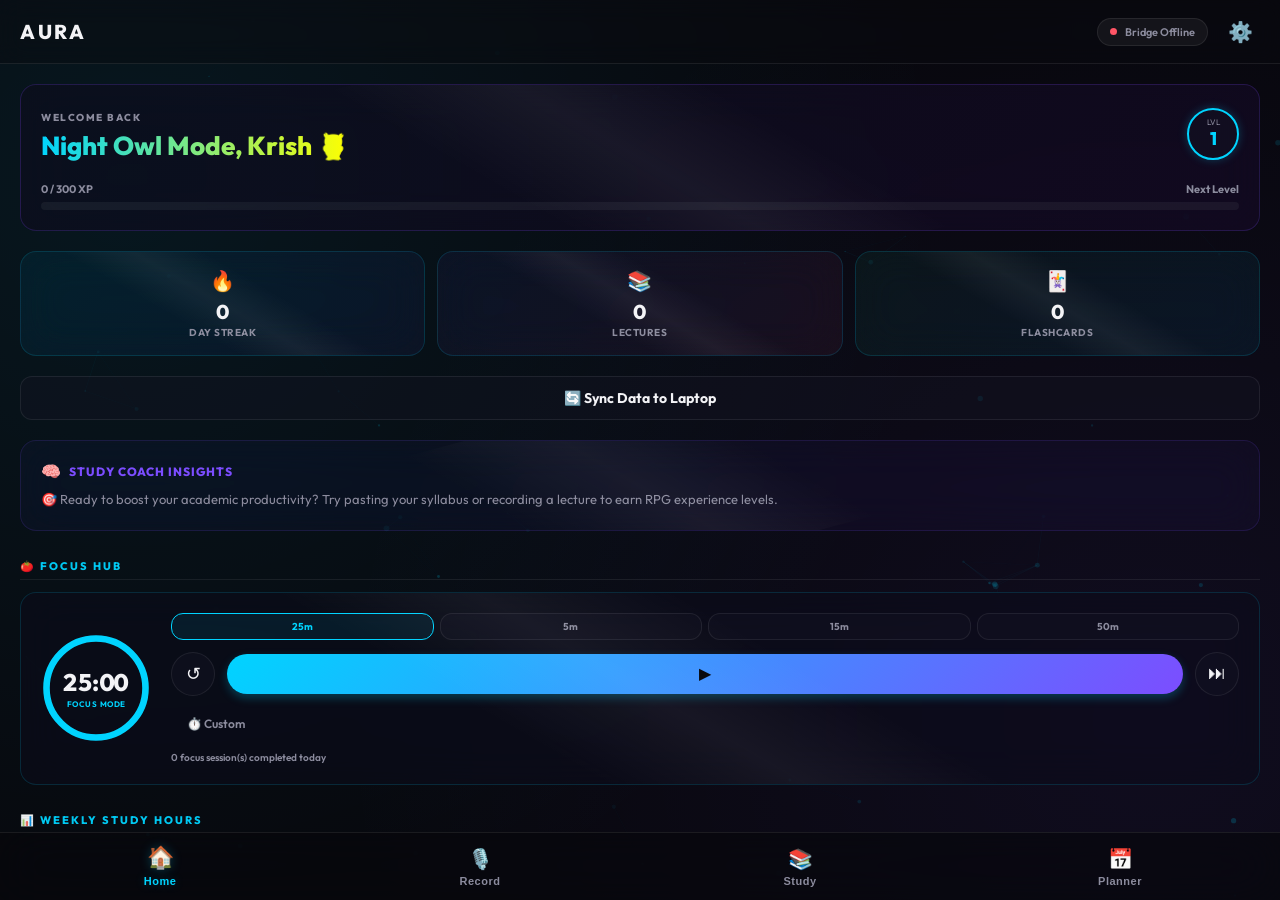
<file: index.html>
<!DOCTYPE html>
<html lang="en">
<head>
  <meta charset="UTF-8">
  <meta name="viewport" content="width=device-width, initial-scale=1.0, maximum-scale=1.0, user-scalable=no, viewport-fit=cover">
  <title>AURA — Privacy-First Academic Co-Pilot</title>
  <!-- Google Fonts -->
  <link rel="preconnect" href="https://fonts.googleapis.com">
  <link rel="preconnect" href="https://fonts.gstatic.com" crossorigin>
  <link href="https://fonts.googleapis.com/css2?family=Outfit:wght@200;300;400;500;600;700;800&display=swap" rel="stylesheet">
  <!-- PWA Metadata -->
  <link rel="manifest" href="manifest.json">
  <meta name="theme-color" content="#0a0a0f">
  <meta name="apple-mobile-web-app-capable" content="yes">
  <meta name="apple-mobile-web-app-status-bar-style" content="black-translucent">
  <link rel="stylesheet" href="styles.css">
</head>
<body>
  <!-- Dynamic Interactive Background Canvas -->
  <canvas id="visualizer-canvas"></canvas>

  <!-- Startup/Landing Welcome Portal -->
  <div id="landing-portal" class="landing-portal">
    <div class="landing-content glass-card">
      <div class="landing-header">
        <div class="app-logo-glow"></div>
        <div class="logo-text">AURA</div>
        <div class="tagline">YOUR PRIVACY-FIRST ACADEMIC CO-PILOT</div>
      </div>
      <p class="landing-desc">
        A gamified, offline-first study suite that converts voice lectures and files into interactive notes, flashcards, and calendar events with a localized PC Bridge.
      </p>
      <div class="landing-actions">
        <button id="btn-landing-enter" class="btn-primary">Enter Dashboard</button>
        <button id="btn-demo-start" class="btn-secondary">Hackathon Demo Mode (Seed Data)</button>
      </div>
    </div>
  </div>

  <!-- Main App Frame -->
  <div id="app-container" class="app-container">
    
    <!-- Top Header Bar -->
    <header class="app-header">
      <div class="header-left">
        <div class="logo-title">AURA</div>
      </div>
      <div class="header-right">
        <!-- PC Bridge Status Badge -->
        <div id="btn-bridge-status" class="bridge-status-badge offline" onclick="AuraApp.toggleSettingsDrawer(true)">
          <span class="status-indicator-dot"></span>
          <span class="status-indicator-text">Bridge Offline</span>
        </div>
        <!-- Settings Drawer Trigger -->
        <button id="btn-open-settings" class="btn-icon-header" onclick="AuraApp.toggleSettingsDrawer(true)" aria-label="Settings">⚙️</button>
      </div>
    </header>

    <!-- Main Content Area (Single Page App Screens) -->
    <main class="app-main-content">
      
      <!-- SCREEN 1: DASHBOARD (HOME) -->
      <section id="screen-home" class="app-screen active">
        <!-- Greeting and RPG Avatar -->
        <div class="dashboard-user-card glass-card">
          <div class="avatar-info-row">
            <div class="user-greeting-col">
              <span class="dashboard-small-label">WELCOME BACK</span>
              <h1 id="dashboard-greeting" class="gradient-greeting">Hello, Krish</h1>
            </div>
            <div class="rpg-level-badge-container">
              <div class="level-circle">
                <span class="level-num-label">Lvl</span>
                <span id="rpg-level-value" class="level-num">1</span>
              </div>
            </div>
          </div>
          <!-- XP Progress Bar -->
          <div class="xp-progress-bar-container">
            <div class="xp-labels-row">
              <span id="rpg-xp-current">0 / 300 XP</span>
              <span class="xp-next-level">Next Level</span>
            </div>
            <div class="xp-progress-bar-bg">
              <div id="rpg-xp-progress" class="xp-progress-bar-fill" style="width: 0%;"></div>
            </div>
          </div>
        </div>

        <!-- Productivity Streaks & Stats Row -->
        <div class="stats-row">
          <div class="stat-card glass-card">
            <div class="stat-icon">🔥</div>
            <div id="stat-streak-value" class="stat-number">0</div>
            <div class="stat-label">Day Streak</div>
          </div>
          <div class="stat-card glass-card">
            <div class="stat-icon">📚</div>
            <div id="stat-lectures-value" class="stat-number">0</div>
            <div class="stat-label">Lectures</div>
          </div>
          <div class="stat-card glass-card">
            <div class="stat-icon">🃏</div>
            <div id="stat-cards-value" class="stat-number">0</div>
            <div class="stat-label">Flashcards</div>
          </div>
        </div>

        <!-- Manual Backup/Sync trigger for iQOO Office Kit Bridge -->
        <button id="btn-sync-laptop" class="btn-secondary" style="width: 100%; margin-bottom: 20px; font-weight: 700; gap: 8px; justify-content: center;" onclick="AuraApp.syncWithLaptop()">
          🔄 Sync Data to Laptop
        </button>

        <!-- Smart Study Coach Card -->
        <div class="coach-card glass-card">
          <div class="coach-header">
            <span class="coach-icon">🧠</span>
            <span class="coach-title">Study Coach Insights</span>
          </div>
          <p id="coach-message-text" class="coach-message">
            Welcome to AURA! Ready to start? Try recording a lecture or adding a deadline to start earning XP and leveling up.
          </p>
        </div>

        <!-- Pomodoro Focus Timer Widget -->
        <div class="section-label">🍅 Focus Hub</div>
        <div class="pomodoro-card glass-card">
          <div class="pomo-layout-row">
            <div class="pomo-svg-col">
              <div class="pomo-circle-container">
                <svg class="pomo-svg" viewBox="0 0 100 100">
                  <circle class="pomo-ring-track" cx="50" cy="50" r="45"></circle>
                  <circle id="pomo-ring-progress" class="pomo-ring-fill" cx="50" cy="50" r="45"></circle>
                </svg>
                <div class="pomo-time-overlay">
                  <div id="pomo-time" class="pomo-time">25:00</div>
                  <div id="pomo-label" class="pomo-label">Focus Mode</div>
                </div>
              </div>
            </div>
            <div class="pomo-controls-col">
              <div class="pomo-modes-grid">
                <button id="pomo-mode-25" class="pomo-mode-btn active" onclick="AuraApp.setPomoMode(25, 'Focus', this)">25m</button>
                <button id="pomo-mode-5" class="pomo-mode-btn" onclick="AuraApp.setPomoMode(5, 'Short Break', this)">5m</button>
                <button id="pomo-mode-15" class="pomo-mode-btn" onclick="AuraApp.setPomoMode(15, 'Long Break', this)">15m</button>
                <button id="pomo-mode-50" class="pomo-mode-btn" onclick="AuraApp.setPomoMode(50, 'Deep Work', this)">50m</button>
              </div>
              <div class="pomo-actions-row">
                <button id="pomo-reset-btn" class="btn-icon" onclick="AuraApp.pomodoroAction('reset')" title="Reset">↺</button>
                <button id="pomo-play-btn" class="pomo-main-btn" onclick="AuraApp.pomodoroAction('toggle')">▶</button>
                <button id="pomo-skip-btn" class="btn-icon" onclick="AuraApp.pomodoroAction('skip')" title="Skip">⏭</button>
              </div>
              <div class="pomo-custom-input-row">
                <button id="btn-custom-pomo" class="btn-ghost-small" onclick="AuraApp.toggleCustomPomoInput()">⏱️ Custom</button>
                <div id="pomo-custom-input-container" class="custom-timer-field-group" style="display: none;">
                  <input id="input-custom-mins" type="number" min="1" max="180" placeholder="Min" class="pomo-custom-field">
                  <button id="btn-apply-custom-mins" class="btn-primary-small" onclick="AuraApp.applyCustomPomo()">Set</button>
                </div>
              </div>
              <div class="pomo-stats-summary">
                <span id="pomo-sessions" class="pomo-count-num">0</span> focus session(s) completed today
              </div>
            </div>
          </div>
        </div>

        <!-- Weekly Study Analytics Chart -->
        <div class="section-label">📊 Weekly Study Hours</div>
        <div class="analytics-card glass-card">
          <div class="chart-container">
            <div class="chart-bars-y-axis">
              <span>6h</span>
              <span>4h</span>
              <span>2h</span>
              <span>0h</span>
            </div>
            <div class="chart-bars-container">
              <div class="chart-bar-col">
                <div class="chart-bar-wrapper">
                  <div id="chart-bar-0" class="chart-bar-fill" style="height: 0%;" data-hours="0"></div>
                </div>
                <span class="chart-bar-day">Mon</span>
              </div>
              <div class="chart-bar-col">
                <div class="chart-bar-wrapper">
                  <div id="chart-bar-1" class="chart-bar-fill" style="height: 0%;" data-hours="0"></div>
                </div>
                <span class="chart-bar-day">Tue</span>
              </div>
              <div class="chart-bar-col">
                <div class="chart-bar-wrapper">
                  <div id="chart-bar-2" class="chart-bar-fill" style="height: 0%;" data-hours="0"></div>
                </div>
                <span class="chart-bar-day">Wed</span>
              </div>
              <div class="chart-bar-col">
                <div class="chart-bar-wrapper">
                  <div id="chart-bar-3" class="chart-bar-fill" style="height: 0%;" data-hours="0"></div>
                </div>
                <span class="chart-bar-day">Thu</span>
              </div>
              <div class="chart-bar-col">
                <div class="chart-bar-wrapper">
                  <div id="chart-bar-4" class="chart-bar-fill" style="height: 0%;" data-hours="0"></div>
                </div>
                <span class="chart-bar-day">Fri</span>
              </div>
              <div class="chart-bar-col">
                <div class="chart-bar-wrapper">
                  <div id="chart-bar-5" class="chart-bar-fill" style="height: 0%;" data-hours="0"></div>
                </div>
                <span class="chart-bar-day">Sat</span>
              </div>
              <div class="chart-bar-col">
                <div class="chart-bar-wrapper">
                  <div id="chart-bar-6" class="chart-bar-fill" style="height: 0%;" data-hours="0"></div>
                </div>
                <span class="chart-bar-day">Sun</span>
              </div>
            </div>
          </div>
        </div>

        <!-- Upcoming Deadlines list -->
        <div class="section-label">📅 Impending Deadlines</div>
        <div id="home-deadlines-container" class="deadlines-list-container">
          <div class="empty-placeholder">No upcoming deadlines. Hooray!</div>
        </div>
      </section>

      <!-- SCREEN 2: RECORD (AUDIO / VIDEO) -->
      <section id="screen-record" class="app-screen">
        <div class="screen-header-row">
          <h2 class="screen-title">Capture Lecture</h2>
        </div>

        <!-- Media Input Selector -->
        <div class="record-mode-toggle-bar">
          <button id="btn-toggle-audio" class="record-mode-btn active" onclick="AuraApp.setRecordMode('audio')">🎙️ Audio</button>
          <button id="btn-toggle-video" class="record-mode-btn" onclick="AuraApp.setRecordMode('video')">📹 Video</button>
        </div>

        <!-- Video Recording Preview Container (hidden by default) -->
        <div id="video-preview-container" class="video-preview-container" style="display: none;">
          <video id="video-recording-preview" class="video-preview-window" autoplay muted></video>
        </div>

        <!-- Live Capture Dashboard -->
        <div class="recorder-card glass-card">
          <div class="recording-timer" id="recording-duration-timer">00:00</div>
          
          <div class="main-record-btn-wrapper">
            <button id="btn-start-record" class="record-trigger-btn" onclick="AuraApp.toggleRecording()" aria-label="Start Recording">
              <span class="inner-mic-icon">🎙️</span>
            </button>
            <div id="record-pulsing-rings" class="record-waves-container" style="display: none;">
              <span class="wave-ring wave-1"></span>
              <span class="wave-ring wave-2"></span>
            </div>
          </div>

          <div id="record-status-label" class="record-status-text">TAP TO START RECORDING</div>
          
          <!-- Live Transcript Output Area -->
          <div class="live-transcript-box">
            <div class="transcript-scroll-area" id="realtime-transcript-output">
              <span class="transcript-placeholder-msg">Your real-time lecture transcript will stream here...</span>
            </div>
          </div>

          <!-- Post-Recording Action Triggers -->
          <div id="recording-save-options" class="post-record-actions-panel" style="display: none;">
            <button id="btn-save-record" class="btn-primary" onclick="AuraApp.saveRecordedLecture()">💾 Save Lecture</button>
            <button id="btn-cancel-record" class="btn-ghost" onclick="AuraApp.cancelRecordedLecture()">Cancel</button>
          </div>
        </div>

        <!-- Document File Uploader -->
        <div class="section-label">📎 Upload Study Documents</div>
        <div id="upload-area" class="upload-dropzone glass-card">
          <div class="upload-icon-bubble">📄</div>
          <div class="upload-headline">Upload PDF, Markdown, or Plain Text</div>
          <p class="upload-subtext">Drag & drop files here or click to browse</p>
          <input id="input-file-upload" type="file" accept=".txt,.pdf,.md" style="display: none;">
        </div>

        <!-- Offline Manual Text Submission Fallback -->
        <div class="section-label">✍️ Paste Notes Manually</div>
        <div class="manual-notes-card glass-card">
          <textarea id="textarea-fallback" class="manual-notes-textbox" placeholder="Type or paste your notes directly here..." rows="4"></textarea>
          <button id="btn-fallback-submit" class="btn-secondary" style="width: 100%; margin-top: 12px;" onclick="AuraApp.submitManualNotes()">Process Text</button>
        </div>
      </section>

      <!-- SCREEN 3: STUDY (LECTURES, FLASHCARDS, AI CHAT) -->
      <section id="screen-study" class="app-screen">
        
        <!-- Main Study Portal Listing -->
        <div id="study-main-panel" class="study-screen-layout">
          <div class="tabs-header-row">
            <h2 class="screen-title">Study Hub</h2>
          </div>
          
          <!-- Lectures Collection -->
          <div class="section-label">📖 Recorded Notes & Lectures</div>
          <div id="study-lectures-list" class="lecture-cards-list">
            <div class="empty-placeholder">No lectures found. Capture one to start studying!</div>
          </div>

          <!-- Interactive Study Deck -->
          <div class="section-label">🃏 Active Revision Deck</div>
          <div id="study-flashcards-overview" class="flashcards-overview-card glass-card">
            <!-- 3D Card Shell -->
            <div id="flashcard-card-3d" class="flashcard-container-3d" onclick="AuraApp.flipFlashcard()">
              <div class="flashcard-inner">
                <div class="flashcard-side face-front">
                  <div class="card-type-label">QUESTION</div>
                  <div id="flashcard-question-text" class="card-core-text">Ready to study? Tap Hackathon Demo Mode or add flashcards.</div>
                </div>
                <div class="flashcard-side face-back">
                  <div class="card-type-label">ANSWER</div>
                  <div id="flashcard-answer-text" class="card-core-text">Unlock smart summaries and Q&A decks offline.</div>
                </div>
              </div>
            </div>
            
            <div class="flashcard-controls-panel">
              <button id="btn-fc-prev" class="btn-icon" onclick="AuraApp.navigateFlashcards(-1)">◀</button>
              <span id="flashcard-index-indicator" class="flashcard-counter">0 / 0</span>
              <button id="btn-fc-next" class="btn-icon" onclick="AuraApp.navigateFlashcards(1)">▶</button>
            </div>
            <div class="fc-delete-row" style="text-align: center; margin-top: 8px;">
              <button id="btn-fc-delete" class="btn-ghost-small" style="color: var(--danger);" onclick="AuraApp.deleteCurrentFlashcard()">🗑️ Delete Flashcard</button>
            </div>
          </div>
        </div>

        <!-- Lecture Details Expanded View Panel (hidden by default) -->
        <div id="lecture-detail-panel" class="lecture-expanded-container" style="display: none;">
          <div class="detail-actions-row">
            <button id="btn-close-detail" class="btn-secondary-small" onclick="AuraApp.closeLectureDetail()">◀ Back to Hub</button>
            <button id="btn-delete-lecture" class="btn-ghost-small" style="color: var(--danger); margin-left: auto;" onclick="AuraApp.deleteActiveLecture()">🗑️ Delete</button>
          </div>
          
          <div class="detail-content-wrapper glass-card">
            <h3 id="lecture-detail-title" class="lecture-detail-name">Lecture Detail</h3>
            <div class="lecture-detail-meta" id="lecture-detail-date">Date</div>
            
            <div class="tabs-header-row margin-top-16">
              <div class="detail-tab-pill active" id="detail-tab-summary-trigger" onclick="AuraApp.toggleDetailSubTab('summary')">Summary</div>
              <div class="detail-tab-pill" id="detail-tab-transcript-trigger" onclick="AuraApp.toggleDetailSubTab('transcript')">Full Notes</div>
            </div>
            
            <div id="detail-tab-summary-content" class="detail-tab-pane active">
              <div id="lecture-summary-content" class="markdown-rendered-view">
                No summary generated yet. Ask the AI Coach to summarize!
              </div>
            </div>
            <div id="detail-tab-transcript-content" class="detail-tab-pane">
              <div id="lecture-transcript-content" class="transcript-text-pane">
                Transcript text goes here...
              </div>
            </div>
          </div>
        </div>

        <!-- Floating AI Study Coach Trigger -->
        <button id="btn-open-ai-chat" class="floating-ai-coach-fab" onclick="AuraApp.toggleAIChat(true)" aria-label="AI Study Coach">
          <span>💬</span>
        </button>

        <!-- AI Study Coach Overlay Panel -->
        <div id="ai-chat-sidebar" class="ai-chat-drawer-panel">
          <div class="drawer-header">
            <span class="drawer-icon">🧠</span>
            <div class="drawer-headline">AURA AI Coach</div>
            <button id="btn-close-ai-chat" class="btn-close-icon" onclick="AuraApp.toggleAIChat(false)" aria-label="Close Chat">✕</button>
          </div>
          
          <!-- Quick Study Coach Shortcuts -->
          <div class="coach-shortcuts-grid">
            <button id="btn-trigger-flashcards" class="btn-shortcut" onclick="AuraApp.triggerAICoachAction('flashcards')">🃏 Make Cards (+100 XP)</button>
            <button id="btn-trigger-quiz" class="btn-shortcut" onclick="AuraApp.triggerAICoachAction('quiz')">📝 Create Quiz (+20 XP)</button>
            <button id="btn-trigger-revision" class="btn-shortcut" onclick="AuraApp.triggerAICoachAction('revision')">📅 Schedule Study (+50 XP)</button>
          </div>

          <!-- Chat History Log -->
          <div class="chat-logs-viewport" id="ai-chat-messages-container">
            <div class="message coach">
              <div class="message-bubble">
                Hello Krish! I'm your on-device study coach. Let's make study sessions efficient. Ask me any question or tap one of the quick shortcuts above!
              </div>
            </div>
          </div>

          <!-- Chat Entry Form -->
          <div class="chat-entry-box">
            <input id="input-chat-query" type="text" class="chat-textbox" placeholder="Ask about your notes..." onkeydown="if(event.key === 'Enter') AuraApp.sendChatMessage()">
            <button id="btn-send-chat" class="chat-submit-btn" onclick="AuraApp.sendChatMessage()">➔</button>
          </div>
          <div class="clear-chat-panel">
            <button id="btn-clear-chat" class="btn-ghost-small" style="width: 100%;" onclick="AuraApp.clearChatHistory()">🗑️ Clear Chat History</button>
          </div>
        </div>
      </section>

      <!-- SCREEN 4: CALENDAR (STUDY PLANNER, DEADLINES) -->
      <section id="screen-calendar" class="app-screen">
        <div class="screen-header-row">
          <h2 class="screen-title">Study Planner</h2>
        </div>

        <!-- Notion-Style Month Grid Widget -->
        <div class="calendar-card glass-card">
          <div class="calendar-month-selector-row">
            <h3 id="calendar-month-year-label" class="calendar-month-heading">June 2026</h3>
            <div class="calendar-nav-buttons-group">
              <button id="btn-cal-prev" class="calendar-nav-arrow" onclick="AuraApp.navigateMonth(-1)">◀</button>
              <button id="btn-cal-next" class="calendar-nav-arrow" onclick="AuraApp.navigateMonth(1)">▶</button>
            </div>
          </div>

          <!-- Mon-Sun Header Grid -->
          <div class="calendar-grid-weekdays-header">
            <span>M</span><span>T</span><span>W</span><span>T</span><span>F</span><span>S</span><span>S</span>
          </div>

          <!-- Dynamic 35-42 Grid Days -->
          <div id="calendar-days-grid" class="calendar-grid-cells"></div>
        </div>

        <!-- Selection Panel Details -->
        <div class="day-details-card glass-card">
          <h3 id="selected-day-label" class="details-panel-title">Selected Day</h3>
          
          <div class="day-events-subsections-row">
            <!-- Left: Deadlines -->
            <div class="sub-col">
              <h4 class="sub-col-title">🎯 Tasks/Deadlines</h4>
              <div id="cal-day-deadlines-container" class="cal-events-list">
                <div class="day-empty-state">No deadlines scheduled.</div>
              </div>
            </div>
            <!-- Right: Study Sessions -->
            <div class="sub-col">
              <h4 class="sub-col-title">📅 Study Slots</h4>
              <div id="cal-day-sessions-container" class="cal-events-list">
                <div class="day-empty-state">No study slots scheduled.</div>
              </div>
            </div>
          </div>
        </div>

        <!-- Inline Planners Form Toggles -->
        <div class="calendar-add-buttons-row">
          <button id="btn-toggle-add-deadline" class="btn-primary" onclick="AuraApp.toggleCalendarForm('deadline')">🎯 Add Deadline</button>
          <button id="btn-toggle-add-session" class="btn-secondary" onclick="AuraApp.toggleCalendarForm('session')">📅 Add Study Slot</button>
        </div>

        <!-- Add Deadline Form Panel -->
        <div id="form-add-deadline" class="calendar-inline-form-card glass-card" style="display: none;">
          <h4>Add Deadline</h4>
          <div class="form-fields-grid">
            <input id="input-dl-title" type="text" class="input-form-field" placeholder="Deadline Title (e.g. Physics Exam)">
            <input id="input-dl-course" type="text" class="input-form-field" placeholder="Course Name (e.g. PHYS 101)">
            <input id="input-dl-date" type="date" class="input-form-field">
            <select id="select-dl-priority" class="input-form-field">
              <option value="high">🔥 High Priority</option>
              <option value="medium" selected>⚡ Medium Priority</option>
              <option value="low">🌱 Low Priority</option>
            </select>
          </div>
          <div class="form-actions-row">
            <button id="btn-submit-deadline" class="btn-primary-small" onclick="AuraApp.submitDeadlineForm()">Save</button>
            <button id="btn-cancel-deadline" class="btn-ghost-small" onclick="AuraApp.toggleCalendarForm('deadline')">Cancel</button>
          </div>
        </div>

        <!-- Add Study Session Form Panel -->
        <div id="form-add-session" class="calendar-inline-form-card glass-card" style="display: none;">
          <h4>Add Study Slot</h4>
          <div class="form-fields-grid">
            <input id="input-ss-title" type="text" class="input-form-field" placeholder="Topic Title (e.g. Review Electromagnetism)">
            <input id="input-ss-time" type="time" class="input-form-field">
            <input id="input-ss-duration" type="number" min="5" max="480" class="input-form-field" placeholder="Duration (mins)">
          </div>
          <div class="form-actions-row">
            <button id="btn-submit-session" class="btn-primary-small" onclick="AuraApp.submitSessionForm()">Save</button>
            <button id="btn-cancel-session" class="btn-ghost-small" onclick="AuraApp.toggleCalendarForm('session')">Cancel</button>
          </div>
        </div>
      </section>

    </main>

    <!-- Bottom Navigation Bar (Fitted to viewport) -->
    <nav class="app-bottom-navbar">
      <button id="btn-nav-home" class="nav-bar-item active" onclick="AuraApp.switchScreen('home')">
        <span class="nav-item-icon">🏠</span>
        <span class="nav-item-label">Home</span>
      </button>
      <button id="btn-nav-record" class="nav-bar-item" onclick="AuraApp.switchScreen('record')">
        <span class="nav-item-icon">🎙️</span>
        <span class="nav-item-label">Record</span>
      </button>
      <button id="btn-nav-study" class="nav-bar-item" onclick="AuraApp.switchScreen('study')">
        <span class="nav-item-icon">📚</span>
        <span class="nav-item-label">Study</span>
      </button>
      <button id="btn-nav-calendar" class="nav-bar-item" onclick="AuraApp.switchScreen('calendar')">
        <span class="nav-item-icon">📅</span>
        <span class="nav-item-label">Planner</span>
      </button>
    </nav>
  </div>

  <!-- Settings and Hardware Configuration Drawer Overlay -->
  <div id="settings-drawer-panel" class="settings-drawer-container">
    <div class="drawer-header">
      <div class="drawer-headline">AURA Settings</div>
      <button id="btn-close-settings" class="btn-close-icon" onclick="AuraApp.toggleSettingsDrawer(false)" aria-label="Close Settings">✕</button>
    </div>
    <div class="drawer-scroll-body">
      
      <!-- Visual Themes Selector Section -->
      <div class="section-label">Aesthetics & Themes</div>
      <div class="themes-selector-grid">
        <button id="btn-theme-nebula" class="theme-option active" data-theme="nebula" onclick="AuraApp.setTheme('nebula')">
          <span class="theme-bubble nebula"></span>
          <span class="theme-name-label">Nebula</span>
        </button>
        <button id="btn-theme-ocean" class="theme-option" data-theme="ocean" onclick="AuraApp.setTheme('ocean')">
          <span class="theme-bubble ocean"></span>
          <span class="theme-name-label">Ocean</span>
        </button>
        <button id="btn-theme-flare" class="theme-option" data-theme="flare" onclick="AuraApp.setTheme('flare')">
          <span class="theme-bubble flare"></span>
          <span class="theme-name-label">Flare</span>
        </button>
        <button id="btn-theme-sakura" class="theme-option locked" data-theme="sakura" onclick="AuraApp.setTheme('sakura')" title="Unlocks at Level 2">
          <span class="theme-bubble sakura"></span>
          <span class="theme-name-label">Sakura 🔒</span>
        </button>
        <button id="btn-theme-cyberpunk" class="theme-option locked" data-theme="cyberpunk" onclick="AuraApp.setTheme('cyberpunk')" title="Unlocks at Level 3">
          <span class="theme-bubble cyberpunk"></span>
          <span class="theme-name-label">Cyberpunk 🔒</span>
        </button>
      </div>

      <!-- AURA Studio Particle Parameters -->
      <div class="section-label">AURA Studio Visualizer</div>
      <div class="studio-controls-list">
        <div class="control-row">
          <label for="select-visualizer-style">Style</label>
          <select id="select-visualizer-style" class="drawer-dropdown-field" onchange="AuraParticles.setStyle(this.value)">
            <option value="constellation">🌌 Constellation Drift</option>
            <option value="aurora">🌊 Aurora Ribbon</option>
            <option value="topography">🗺️ Topographical Paths</option>
            <option value="matrix">💻 Matrix Streams</option>
            <option value="snow">❄️ Ambient Snowfall</option>
            <option value="orbit">🪐 Gravity Orbits</option>
            <option value="waves">〰️ Sine Waveform</option>
            <option value="nebula">☁️ Gas Cloud Dust</option>
            <option value="tunnel">🌀 Wormhole Tunnel</option>
            <option value="confetti">🎉 Party Confetti</option>
          </select>
        </div>
        <div class="control-row-sliders">
          <div class="slider-field-group">
            <span class="slider-label">Opacity</span>
            <input id="slider-particles-opacity" type="range" min="0.05" max="1.0" step="0.05" value="0.25" oninput="AuraParticles.setOpacity(parseFloat(this.value))">
          </div>
          <div class="slider-field-group">
            <span class="slider-label">Brightness</span>
            <input id="slider-particles-brightness" type="range" min="0.2" max="2.0" step="0.05" value="0.85" oninput="AuraParticles.setBrightness(parseFloat(this.value))">
          </div>
          <div class="slider-field-group">
            <span class="slider-label">Drift Speed</span>
            <input id="slider-particles-speed" type="range" min="0.1" max="5.0" step="0.1" value="1.0" oninput="AuraParticles.setSpeed(parseFloat(this.value))">
          </div>
          <div class="slider-field-group">
            <span class="slider-label">Density</span>
            <input id="slider-particles-count" type="range" min="10" max="250" step="5" value="65" oninput="AuraParticles.setCount(parseInt(this.value))">
          </div>
        </div>
      </div>

      <!-- AUDIO & SOUNDSCAPES Section -->
      <div class="section-label">🔊 Audio & Soundscapes</div>
      <div class="ai-provider-settings-card">
        <div class="form-group" style="display:flex; justify-content:space-between; align-items:center; margin-bottom:8px;">
          <label for="sound-fx-toggle" style="font-size:12px; font-weight:600;">ON-DEVICE INTERFACE SOUNDS</label>
          <input type="checkbox" id="sound-fx-toggle" onchange="AuraApp.toggleStudioSoundFX()" style="width:16px; height:16px;">
        </div>
        
        <div class="form-group" style="display:flex; justify-content:space-between; align-items:center; margin-bottom:8px;">
          <label for="keyboard-fx-toggle" style="font-size:12px; font-weight:600;">MECHANICAL KEYBOARD FEEDBACK</label>
          <input type="checkbox" id="keyboard-fx-toggle" onchange="AuraApp.toggleStudioKeyboardFX()" style="width:16px; height:16px;">
        </div>
        
        <div class="form-group" style="margin-bottom:8px;">
          <label for="keyboard-type-select" style="display:block; font-size:11px; color:var(--text-muted); margin-bottom:4px; font-weight:600;">SWITCH TYPE PROFILE</label>
          <select id="keyboard-type-select" class="drawer-dropdown-field" onchange="AuraApp.updateStudioKeyboardType()">
            <option value="thock">Lubricated Linear (Thock)</option>
            <option value="clicky">Cherry MX Blue (Clicky)</option>
            <option value="pop">Silenced Tactile (Bubble Pop)</option>
          </select>
        </div>

        <div class="form-group" style="margin-bottom:8px;">
          <label for="ambient-noise-select" style="display:block; font-size:11px; color:var(--text-muted); margin-bottom:4px; font-weight:600;">FOCUS BACKGROUND NOISE</label>
          <select id="ambient-noise-select" class="drawer-dropdown-field" onchange="AuraApp.updateStudioAmbientNoise()">
            <option value="none">None</option>
            <option value="brown">Synthetic Brown Noise</option>
            <option value="white">Synthetic White Noise</option>
            <option value="lofi">Generative Ambient Swells</option>
            <option value="rain">Generative Forest Rain</option>
          </select>
        </div>
        
        <div class="form-group">
          <div class="slider-label-row" style="display:flex; justify-content:space-between; font-size:11px; color:var(--text-muted); margin-bottom:4px; font-weight:600;">
            <label for="ambient-volume-slider">BACKGROUND VOLUME</label>
            <span class="slider-val" id="ambient-volume-val">50%</span>
          </div>
          <input type="range" id="ambient-volume-slider" min="0" max="1.0" step="0.05" value="0.5" oninput="AuraApp.updateStudioAmbientVolume()" style="width:100%; accent-color:var(--accent);">
        </div>
      </div>

      <!-- AI ASSISTANT CONFIGURATION Section -->
      <div class="section-label">🤖 AI Assistant Configuration</div>
      <div class="ai-provider-settings-card">
        <div class="form-group" style="margin-bottom:8px;">
          <label for="ai-persona-select" style="display:block; font-size:11px; color:var(--text-muted); margin-bottom:4px; font-weight:600;">PERSONA & TONE</label>
          <select id="ai-persona-select" class="drawer-dropdown-field" onchange="AuraApp.updateStudioAiPersona()">
            <option value="coach" selected>Encouraging Study Coach</option>
            <option value="mentor">Professor / Academic Mentor</option>
            <option value="friend">Casual Study Partner</option>
            <option value="researcher">Fact-focused Research Assistant</option>
          </select>
        </div>

        <div class="form-group" style="margin-bottom:8px;">
          <label for="select-ai-provider" style="display:block; font-size:11px; color:var(--text-muted); margin-bottom:4px; font-weight:600;">AI MODEL PROVIDER</label>
          <select id="select-ai-provider" class="drawer-dropdown-field" onchange="AuraApp.toggleAIKeyFields()">
            <option value="gemini" selected>Google Gemini (Default)</option>
            <option value="claude">Anthropic Claude</option>
          </select>
        </div>
        
        <div id="field-gemini-key-wrapper" class="api-key-input-wrapper">
          <label for="input-gemini-key" class="api-key-field-label">GEMINI API KEY</label>
          <input id="input-gemini-key" type="password" class="input-form-field" placeholder="AIzaSy...">
          <a id="link-gemini-key" href="https://aistudio.google.com/apikey" target="_blank" rel="noopener" class="api-helper-link">Get your free key at aistudio.google.com</a>
        </div>

        <div id="field-claude-key-wrapper" class="api-key-input-wrapper" style="display: none;">
          <label for="input-claude-key" class="api-key-field-label">CLAUDE API KEY</label>
          <input id="input-claude-key" type="password" class="input-form-field" placeholder="sk-ant-...">
          <a id="link-claude-key" href="https://console.anthropic.com/" target="_blank" rel="noopener" class="api-helper-link">Get Anthropic Claude key ➔</a>
        </div>

        <div class="api-key-actions-row" style="margin-top:8px;">
          <button id="btn-save-keys" class="btn-primary-small" style="flex: 1;" onclick="AuraApp.saveAPIKeys()">Save Keys</button>
          <button id="btn-clear-keys" class="btn-ghost-small" style="color: var(--danger); flex: 1;" onclick="AuraApp.clearAPIKeys()">Clear Keys</button>
        </div>
      </div>

      <!-- PC Sync Configuration -->
      <div class="section-label">iQOO Office Kit Bridge</div>
      <div class="bridge-config-card">
        <div class="form-fields-grid">
          <label for="input-bridge-ip">Laptop Local IP</label>
          <input id="input-bridge-ip" type="text" class="input-form-field" placeholder="e.g. 10.16.24.182">
        </div>
        <button id="btn-save-bridge-ip" class="btn-secondary" style="width: 100%; margin-top: 12px;" onclick="AuraApp.saveBridgeIP()">Connect Laptop Bridge</button>
      </div>

    </div>
  </div>

  <!-- Ambient audio triggers & modules -->
  <div id="toast-notification" class="toast-popup-bubble">Notification Toast</div>

  <!-- Loading scripts -->
  <script src="db.js"></script>
  <script src="sounds.js"></script>
  <script src="particles.js"></script>
  <script src="ai.js"></script>
  <script src="bridge.js"></script>
  <script src="app.js"></script>
</body>
</html>
</file>
<file: styles.css>
/* ==========================================================================
   AURA CSS Design System & Visual Engine
   ========================================================================== */

/* ── Custom Theme Property Tokens ── */
:root {
  --font: 'Outfit', -apple-system, BlinkMacSystemFont, "Segoe UI", Roboto, Helvetica, Arial, sans-serif;
  --transition-fast: 0.15s cubic-bezier(0.4, 0, 0.2, 1);
  --transition: 0.3s cubic-bezier(0.4, 0, 0.2, 1);
  --transition-slow: 0.5s cubic-bezier(0.4, 0, 0.2, 1);
  
  --radius-xs: 8px;
  --radius-sm: 12px;
  --radius: 16px;
  --radius-lg: 24px;
}

/* Cosmic Nebula (Default Theme) */
[data-theme='nebula'], :root:not([data-theme]) {
  --bg: #07070c;
  --text: #f3f3f6;
  --text-muted: #8c8c9e;
  --surface: rgba(20, 20, 35, 0.4);
  --card: rgba(26, 26, 46, 0.5);
  --border: rgba(255, 255, 255, 0.08);
  --glass-bg: rgba(13, 13, 25, 0.6);
  --glass-border: rgba(0, 212, 255, 0.15);
  --accent: #00d4ff;
  --accent-dim: rgba(0, 212, 255, 0.4);
  --accent-glow: rgba(0, 212, 255, 0.25);
  --accent-bg: rgba(0, 212, 255, 0.08);
  
  --secondary: #7c4dff;
  --secondary-glow: rgba(124, 77, 255, 0.25);
  
  --success: #22dd88;
  --warning: #ffaa22;
  --danger: #ff4466;
  
  --bg-gradient: radial-gradient(circle at 10% 20%, rgba(0, 212, 255, 0.08) 0%, transparent 60%),
                 radial-gradient(circle at 90% 80%, rgba(124, 77, 255, 0.08) 0%, transparent 60%);
}

/* Aurora Ocean Theme */
[data-theme='ocean'] {
  --bg: #030a10;
  --text: #f0f6fc;
  --text-muted: #798d9f;
  --surface: rgba(8, 24, 38, 0.4);
  --card: rgba(10, 34, 56, 0.5);
  --border: rgba(255, 255, 255, 0.07);
  --glass-bg: rgba(6, 20, 36, 0.6);
  --glass-border: rgba(34, 221, 190, 0.15);
  --accent: #22ddbe;
  --accent-dim: rgba(34, 221, 190, 0.4);
  --accent-glow: rgba(34, 221, 190, 0.25);
  --accent-bg: rgba(34, 221, 190, 0.08);
  
  --secondary: #00aaff;
  --secondary-glow: rgba(0, 170, 255, 0.25);
  
  --success: #3be285;
  --warning: #ffb834;
  --danger: #ff5e7e;
  
  --bg-gradient: radial-gradient(circle at 10% 20%, rgba(34, 221, 190, 0.08) 0%, transparent 60%),
                 radial-gradient(circle at 90% 80%, rgba(0, 170, 255, 0.08) 0%, transparent 60%);
}

/* Solar Flare Theme */
[data-theme='flare'] {
  --bg: #090503;
  --text: #f6edea;
  --text-muted: #9f8c85;
  --surface: rgba(30, 15, 10, 0.4);
  --card: rgba(40, 20, 12, 0.5);
  --border: rgba(255, 255, 255, 0.06);
  --glass-bg: rgba(20, 10, 6, 0.6);
  --glass-border: rgba(255, 100, 34, 0.15);
  --accent: #ff6422;
  --accent-dim: rgba(255, 100, 34, 0.4);
  --accent-glow: rgba(255, 100, 34, 0.25);
  --accent-bg: rgba(255, 100, 34, 0.08);
  
  --secondary: #ffb800;
  --secondary-glow: rgba(255, 184, 0, 0.25);
  
  --success: #6be23b;
  --warning: #ffb03a;
  --danger: #ff4545;
  
  --bg-gradient: radial-gradient(circle at 10% 20%, rgba(255, 100, 34, 0.08) 0%, transparent 60%),
                 radial-gradient(circle at 90% 80%, rgba(255, 184, 0, 0.08) 0%, transparent 60%);
}

/* Sakura Bloom Theme (Level-locked) */
[data-theme='sakura'] {
  --bg: #0a0609;
  --text: #f7eef2;
  --text-muted: #a38d97;
  --surface: rgba(32, 12, 24, 0.4);
  --card: rgba(45, 16, 32, 0.5);
  --border: rgba(255, 255, 255, 0.07);
  --glass-bg: rgba(22, 8, 16, 0.6);
  --glass-border: rgba(255, 88, 148, 0.15);
  --accent: #ff5894;
  --accent-dim: rgba(255, 88, 148, 0.4);
  --accent-glow: rgba(255, 88, 148, 0.25);
  --accent-bg: rgba(255, 88, 148, 0.08);
  
  --secondary: #ba55d3;
  --secondary-glow: rgba(186, 85, 211, 0.25);
  
  --success: #3be2af;
  --warning: #ffb834;
  --danger: #ff5e7e;
  
  --bg-gradient: radial-gradient(circle at 10% 20%, rgba(255, 88, 148, 0.08) 0%, transparent 60%),
                 radial-gradient(circle at 90% 80%, rgba(186, 85, 211, 0.08) 0%, transparent 60%);
}

/* Cyberpunk Theme (Level-locked) */
[data-theme='cyberpunk'] {
  --bg: #030008;
  --text: #00ffcc;
  --text-muted: #a684e8;
  --surface: rgba(22, 0, 45, 0.4);
  --card: rgba(35, 0, 70, 0.5);
  --border: rgba(0, 255, 204, 0.15);
  --glass-bg: rgba(15, 0, 30, 0.7);
  --glass-border: rgba(255, 0, 85, 0.25);
  --accent: #ffff00;
  --accent-dim: rgba(255, 255, 0, 0.5);
  --accent-glow: rgba(255, 255, 0, 0.35);
  --accent-bg: rgba(255, 255, 0, 0.12);
  
  --secondary: #ff0055;
  --secondary-glow: rgba(255, 0, 85, 0.35);
  
  --success: #00ff66;
  --warning: #ff9900;
  --danger: #ff0055;
  
  --bg-gradient: radial-gradient(circle at 15% 15%, rgba(255, 0, 85, 0.12) 0%, transparent 55%),
                 radial-gradient(circle at 85% 85%, rgba(0, 255, 204, 0.12) 0%, transparent 55%);
}

/* ── Base Styling & Cleanups ── */
* {
  box-sizing: border-box;
  margin: 0;
  padding: 0;
  -webkit-tap-highlight-color: transparent;
}

body {
  font-family: var(--font);
  background-color: var(--bg);
  background-image: var(--bg-gradient);
  background-attachment: fixed;
  background-size: cover;
  color: var(--text);
  min-height: 100vh;
  min-height: 100dvh;
  overflow-x: hidden;
  -webkit-font-smoothing: antialiased;
  -moz-osx-font-smoothing: grayscale;
  position: relative;
}

/* Canvas Visualizer Background Layer */
#visualizer-canvas {
  position: fixed;
  top: 0;
  left: 0;
  width: 100%;
  height: 100%;
  z-index: -1;
  pointer-events: auto;
}

/* ── Startup Landing Portal ── */
.landing-portal {
  position: fixed;
  top: 0;
  left: 0;
  width: 100%;
  height: 100%;
  background: radial-gradient(ellipse at center, rgba(10, 10, 18, 0.95) 0%, #030307 100%);
  display: flex;
  justify-content: center;
  align-items: center;
  z-index: 9999;
  opacity: 0;
  pointer-events: none;
  transition: opacity var(--transition-slow);
}
.landing-portal.visible {
  opacity: 1;
  pointer-events: auto;
}
.landing-content {
  width: 90%;
  max-width: 480px;
  padding: 32px;
  text-align: center;
  border-radius: var(--radius-lg);
  box-shadow: 0 20px 50px rgba(0, 0, 0, 0.6);
  border: 1px solid rgba(255, 255, 255, 0.1);
}
.app-logo-glow {
  width: 80px;
  height: 80px;
  border-radius: 50%;
  background: radial-gradient(circle, var(--accent) 0%, transparent 70%);
  margin: 0 auto 16px;
  border: 4px solid var(--accent);
  box-shadow: 0 0 30px var(--accent-glow);
  position: relative;
}
.logo-text {
  font-size: 38px;
  font-weight: 800;
  letter-spacing: 6px;
  background: linear-gradient(90deg, var(--accent), var(--secondary));
  -webkit-background-clip: text;
  -webkit-text-fill-color: transparent;
  margin-bottom: 4px;
}
.tagline {
  font-size: 11px;
  font-weight: 700;
  letter-spacing: 2px;
  color: var(--text-muted);
  text-transform: uppercase;
  margin-bottom: 24px;
}
.landing-desc {
  font-size: 15px;
  line-height: 1.6;
  color: var(--text-muted);
  margin-bottom: 32px;
}
.landing-actions {
  display: flex;
  flex-direction: column;
  gap: 12px;
}

/* ── App Layout Core ── */
.app-container {
  display: flex;
  flex-direction: column;
  height: 100vh;
  height: 100dvh;
}

/* Top App Header */
.app-header {
  height: 64px;
  padding: 0 20px;
  display: flex;
  justify-content: space-between;
  align-items: center;
  background: rgba(10, 10, 15, 0.4);
  backdrop-filter: blur(12px);
  -webkit-backdrop-filter: blur(12px);
  border-bottom: 1px solid var(--border);
  z-index: 100;
}
.logo-title {
  font-size: 20px;
  font-weight: 800;
  letter-spacing: 2.5px;
  color: var(--text);
}
.header-right {
  display: flex;
  align-items: center;
  gap: 12px;
}

/* PC Bridge Badge */
.bridge-status-badge {
  display: flex;
  align-items: center;
  gap: 8px;
  padding: 6px 12px;
  border-radius: 20px;
  background: rgba(255, 255, 255, 0.05);
  border: 1px solid var(--border);
  font-size: 11px;
  font-weight: 600;
  cursor: pointer;
  transition: all var(--transition-fast);
}
.bridge-status-badge:hover {
  background: rgba(255, 255, 255, 0.1);
}
.status-indicator-dot {
  width: 7px;
  height: 7px;
  border-radius: 50%;
  background: #ff5566;
}
.bridge-status-badge.online .status-indicator-dot {
  background: #33ff99;
  box-shadow: 0 0 8px rgba(51, 255, 153, 0.6);
}
.status-indicator-text {
  color: var(--text-muted);
}
.bridge-status-badge.online .status-indicator-text {
  color: var(--text);
}

/* Drawer / Slider Panels */
.settings-drawer-container, .ai-chat-drawer-panel {
  position: fixed;
  top: 0;
  right: -100%;
  width: 100%;
  max-width: 420px;
  height: 100%;
  background: rgba(10, 10, 18, 0.85);
  backdrop-filter: blur(24px) saturate(1.8);
  -webkit-backdrop-filter: blur(24px) saturate(1.8);
  border-left: 1px solid var(--border);
  z-index: 1500;
  display: flex;
  flex-direction: column;
  transition: right var(--transition-slow);
  box-shadow: -10px 0 40px rgba(0, 0, 0, 0.6);
}
.settings-drawer-container.visible, .ai-chat-drawer-panel.visible {
  right: 0;
}
.drawer-header {
  padding: 20px;
  display: flex;
  justify-content: space-between;
  align-items: center;
  border-bottom: 1px solid var(--border);
}
.drawer-headline {
  font-size: 18px;
  font-weight: 700;
  letter-spacing: 0.5px;
}
.drawer-scroll-body {
  flex: 1;
  overflow-y: auto;
  padding: 20px;
  display: flex;
  flex-direction: column;
  gap: 20px;
}

/* Bottom Nav Bar */
.app-bottom-navbar {
  height: 68px;
  background: rgba(8, 8, 12, 0.7);
  backdrop-filter: blur(24px) saturate(1.4);
  -webkit-backdrop-filter: blur(24px) saturate(1.4);
  border-top: 1px solid var(--border);
  display: grid;
  grid-template-columns: repeat(4, 1fr);
  padding-bottom: env(safe-area-inset-bottom);
  z-index: 100;
}
.nav-bar-item {
  background: none;
  border: none;
  color: var(--text-muted);
  display: flex;
  flex-direction: column;
  justify-content: center;
  align-items: center;
  cursor: pointer;
  transition: all var(--transition);
  gap: 4px;
}
.nav-bar-item.active {
  color: var(--accent);
  text-shadow: 0 0 10px var(--accent-glow);
}
.nav-item-icon {
  font-size: 20px;
  transition: transform var(--transition-fast);
}
.nav-bar-item.active .nav-item-icon {
  transform: translateY(-2px) scale(1.1);
}
.nav-item-label {
  font-size: 11px;
  font-weight: 600;
  letter-spacing: 0.5px;
}

/* Main Screen Viewer */
.app-main-content {
  flex: 1;
  overflow-y: auto;
  position: relative;
  padding: 20px;
}
.app-screen {
  position: absolute;
  top: 0;
  left: 0;
  width: 100%;
  height: 100%;
  padding: 20px;
  overflow-y: auto;
  opacity: 0;
  pointer-events: none;
  transform: translateY(10px) scale(0.99);
  transition: opacity var(--transition-slow), transform var(--transition-slow);
}
.app-screen.active {
  opacity: 1;
  pointer-events: auto;
  transform: translateY(0) scale(1);
}

/* ── UI Components & Glass Cards ── */
.glass-card {
  background: var(--glass-bg);
  backdrop-filter: blur(20px) saturate(1.3);
  -webkit-backdrop-filter: blur(20px) saturate(1.3);
  border: 1px solid var(--glass-border);
  border-radius: var(--radius);
  padding: 20px;
  position: relative;
  overflow: hidden;
  transition: transform var(--transition), box-shadow var(--transition), border-color var(--transition);
}

/* Diagonal reflection sweep on card hover */
.glass-card::before {
  content: '';
  position: absolute;
  top: -50%;
  left: -50%;
  width: 200%;
  height: 200%;
  background: linear-gradient(
    45deg,
    transparent 45%,
    rgba(255, 255, 255, 0.05) 50%,
    transparent 55%
  );
  transform: rotate(-15deg);
  transition: transform 0.6s ease;
  pointer-events: none;
}
.glass-card:hover::before {
  transform: translate(25%, 25%) rotate(-15deg);
}

.glass-card:hover {
  transform: translateY(-2px);
  box-shadow: 0 12px 40px rgba(0, 0, 0, 0.4), 0 0 15px var(--accent-glow);
  border-color: rgba(255, 255, 255, 0.15);
}

/* Section Labels */
.section-label {
  font-size: 11px;
  font-weight: 800;
  text-transform: uppercase;
  letter-spacing: 2px;
  color: var(--accent);
  margin: 28px 0 12px;
  padding-bottom: 6px;
  border-bottom: 1px solid var(--border);
  opacity: 0.95;
}

/* Buttons System */
.btn-primary, .btn-secondary, .btn-ghost, .btn-shortcut {
  font-family: var(--font);
  font-weight: 600;
  border-radius: var(--radius-sm);
  padding: 12px 24px;
  font-size: 14px;
  cursor: pointer;
  display: inline-flex;
  align-items: center;
  justify-content: center;
  gap: 8px;
  transition: all var(--transition-fast);
}
.btn-primary {
  background: linear-gradient(135deg, var(--accent) 0%, var(--secondary) 100%);
  color: #030307;
  border: none;
  box-shadow: 0 4px 15px var(--accent-glow);
}
.btn-primary:hover {
  transform: scale(1.02);
  box-shadow: 0 6px 20px var(--accent-glow);
}
.btn-secondary {
  background: var(--surface);
  color: var(--text);
  border: 1px solid var(--border);
}
.btn-secondary:hover {
  background: rgba(255, 255, 255, 0.1);
  border-color: var(--accent);
}
.btn-ghost {
  background: none;
  border: none;
  color: var(--text-muted);
}
.btn-ghost:hover {
  color: var(--text);
}
.btn-icon {
  background: var(--surface);
  border: 1px solid var(--border);
  color: var(--text);
  width: 44px;
  height: 44px;
  border-radius: 50%;
  font-size: 18px;
  cursor: pointer;
  display: flex;
  align-items: center;
  justify-content: center;
  transition: all var(--transition-fast);
}
.btn-icon:hover {
  border-color: var(--accent);
  background: rgba(255, 255, 255, 0.05);
}
.btn-icon-header {
  background: none;
  border: none;
  font-size: 20px;
  cursor: pointer;
  width: 40px;
  height: 40px;
  display: flex;
  align-items: center;
  justify-content: center;
  color: var(--text);
  border-radius: 50%;
  transition: background var(--transition-fast);
}
.btn-icon-header:hover {
  background: rgba(255, 255, 255, 0.05);
}
.btn-primary-small, .btn-secondary-small, .btn-ghost-small {
  padding: 8px 16px;
  font-size: 12px;
  font-family: var(--font);
  font-weight: 600;
  border-radius: var(--radius-xs);
  cursor: pointer;
  border: none;
  transition: all var(--transition-fast);
}
.btn-primary-small {
  background: var(--accent);
  color: #030307;
}
.btn-primary-small:hover {
  background: #ffffff;
}
.btn-secondary-small {
  background: var(--surface);
  color: var(--text);
  border: 1px solid var(--border);
}
.btn-secondary-small:hover {
  border-color: var(--accent);
}
.btn-ghost-small {
  background: none;
  color: var(--text-muted);
}
.btn-ghost-small:hover {
  color: var(--text);
}

/* Input Fields */
.input-form-field, .drawer-dropdown-field {
  width: 100%;
  padding: 12px 16px;
  background: rgba(255, 255, 255, 0.04);
  border: 1px solid var(--border);
  border-radius: var(--radius-sm);
  color: var(--text);
  font-family: var(--font);
  font-size: 14px;
  outline: none;
  transition: border-color var(--transition-fast);
}
.input-form-field:focus, .drawer-dropdown-field:focus {
  border-color: var(--accent);
}

/* ── Screen 1: Dashboard (Home) Components ── */

/* User RPG Card */
.dashboard-user-card {
  margin-bottom: 20px;
  background: linear-gradient(135deg, rgba(13, 13, 28, 0.7) 0%, rgba(20, 10, 36, 0.7) 100%);
  border: 1px solid rgba(124, 77, 255, 0.2);
}
.avatar-info-row {
  display: flex;
  justify-content: space-between;
  align-items: center;
}
.dashboard-small-label {
  font-size: 10px;
  font-weight: 800;
  letter-spacing: 1.5px;
  color: var(--text-muted);
}
.gradient-greeting {
  font-size: 26px;
  font-weight: 800;
  background: linear-gradient(90deg, var(--accent) 0%, #ffff00 100%);
  -webkit-background-clip: text;
  -webkit-text-fill-color: transparent;
  margin-top: 4px;
}
.rpg-level-badge-container {
  display: flex;
  align-items: center;
}
.level-circle {
  width: 52px;
  height: 52px;
  border-radius: 50%;
  background: var(--surface);
  border: 2px solid var(--accent);
  box-shadow: 0 0 10px var(--accent-glow);
  display: flex;
  flex-direction: column;
  align-items: center;
  justify-content: center;
}
.level-num-label {
  font-size: 8px;
  text-transform: uppercase;
  color: var(--text-muted);
}
.level-num {
  font-size: 18px;
  font-weight: 800;
  color: var(--accent);
}

/* XP Progress Bar */
.xp-progress-bar-container {
  margin-top: 20px;
}
.xp-labels-row {
  display: flex;
  justify-content: space-between;
  font-size: 11px;
  font-weight: 700;
  color: var(--text-muted);
  margin-bottom: 6px;
}
.xp-progress-bar-bg {
  height: 8px;
  background: rgba(255, 255, 255, 0.05);
  border-radius: 4px;
  overflow: hidden;
}
.xp-progress-bar-fill {
  height: 100%;
  background: linear-gradient(90deg, var(--accent), var(--secondary));
  border-radius: 4px;
  transition: width 0.6s cubic-bezier(0.4, 0, 0.2, 1);
}

/* Stats Row */
.stats-row {
  display: grid;
  grid-template-columns: repeat(3, 1fr);
  gap: 12px;
  margin-bottom: 20px;
}
.stat-card {
  text-align: center;
  padding: 16px 8px;
  background: linear-gradient(135deg, rgba(0, 212, 255, 0.06), rgba(124, 77, 255, 0.06));
}
.stat-card:nth-child(2) {
  background: linear-gradient(135deg, rgba(124, 77, 255, 0.06), rgba(255, 88, 148, 0.06));
}
.stat-card:nth-child(3) {
  background: linear-gradient(135deg, rgba(34, 221, 136, 0.06), rgba(0, 212, 255, 0.06));
}
.stat-icon {
  font-size: 20px;
  margin-bottom: 6px;
}
.stat-number {
  font-size: 20px;
  font-weight: 800;
  margin-bottom: 2px;
}
.stat-label {
  font-size: 10px;
  font-weight: 700;
  color: var(--text-muted);
  text-transform: uppercase;
  letter-spacing: 0.5px;
}

/* Study Coach Insight Card */
.coach-card {
  background: rgba(124, 77, 255, 0.04);
  border: 1px solid rgba(124, 77, 255, 0.15);
  margin-bottom: 20px;
}
.coach-header {
  display: flex;
  align-items: center;
  gap: 8px;
  margin-bottom: 8px;
}
.coach-icon {
  font-size: 16px;
}
.coach-title {
  font-size: 12px;
  font-weight: 800;
  color: var(--secondary);
  text-transform: uppercase;
  letter-spacing: 1px;
}
.coach-message {
  font-size: 13px;
  line-height: 1.6;
  color: var(--text-muted);
}

/* Focus Hub Widget */
.pomodoro-card {
  padding: 20px;
}
.pomo-layout-row {
  display: flex;
  align-items: center;
  gap: 20px;
}
.pomo-svg-col {
  flex-shrink: 0;
}
.pomo-circle-container {
  position: relative;
  width: 110px;
  height: 110px;
}
.pomo-svg {
  width: 100%;
  height: 100%;
  transform: rotate(-90deg);
}
.pomo-ring-track {
  fill: none;
  stroke: rgba(255, 255, 255, 0.04);
  stroke-width: 6;
}
.pomo-ring-fill {
  fill: none;
  stroke: var(--accent);
  stroke-width: 6;
  stroke-dasharray: 283;
  stroke-dashoffset: 0;
  stroke-linecap: round;
  transition: stroke-dashoffset 1s linear, stroke var(--transition);
}
.pomo-time-overlay {
  position: absolute;
  top: 0;
  left: 0;
  width: 100%;
  height: 100%;
  display: flex;
  flex-direction: column;
  justify-content: center;
  align-items: center;
}
.pomo-time {
  font-size: 24px;
  font-weight: 800;
  font-variant-numeric: tabular-nums;
  letter-spacing: 0.5px;
}
.pomo-label {
  font-size: 8px;
  font-weight: 700;
  color: var(--accent);
  text-transform: uppercase;
  letter-spacing: 0.5px;
  margin-top: 2px;
}
.pomo-controls-col {
  flex: 1;
  display: flex;
  flex-direction: column;
  gap: 12px;
}
.pomo-modes-grid {
  display: grid;
  grid-template-columns: repeat(4, 1fr);
  gap: 6px;
}
.pomo-mode-btn {
  background: var(--surface);
  border: 1px solid var(--border);
  color: var(--text-muted);
  font-family: var(--font);
  font-size: 10px;
  font-weight: 700;
  padding: 6px 0;
  border-radius: 12px;
  cursor: pointer;
  transition: all var(--transition-fast);
}
.pomo-mode-btn.active {
  background: var(--accent-bg);
  border-color: var(--accent);
  color: var(--accent);
}
.pomo-actions-row {
  display: flex;
  align-items: center;
  gap: 12px;
}
.pomo-main-btn {
  flex: 1;
  height: 40px;
  border-radius: 20px;
  background: linear-gradient(135deg, var(--accent), var(--secondary));
  border: none;
  font-size: 16px;
  color: #030307;
  cursor: pointer;
  display: flex;
  align-items: center;
  justify-content: center;
  box-shadow: 0 4px 10px var(--accent-glow);
  transition: all var(--transition-fast);
}
.pomo-main-btn:hover {
  transform: translateY(-1px);
}
.pomo-stats-summary {
  font-size: 10px;
  color: var(--text-muted);
  font-weight: 600;
}
.pomo-custom-input-row {
  display: flex;
  align-items: center;
  gap: 8px;
}
.custom-timer-field-group {
  display: flex;
  align-items: center;
  gap: 6px;
}
.pomo-custom-field {
  width: 60px;
  padding: 6px 10px;
  background: rgba(255, 255, 255, 0.05);
  border: 1px solid var(--border);
  border-radius: var(--radius-xs);
  color: var(--text);
  font-family: var(--font);
  font-size: 12px;
  outline: none;
  text-align: center;
}

/* Analytics CSS Bar Chart */
.chart-container {
  display: flex;
  height: 140px;
  position: relative;
  padding-left: 30px;
  padding-bottom: 20px;
}
.chart-bars-y-axis {
  position: absolute;
  left: 0;
  top: 0;
  height: calc(100% - 20px);
  display: flex;
  flex-direction: column;
  justify-content: space-between;
  font-size: 9px;
  font-weight: 700;
  color: var(--text-muted);
  width: 25px;
}
.chart-bars-container {
  flex: 1;
  display: grid;
  grid-template-columns: repeat(7, 1fr);
  gap: 8px;
  height: 100%;
}
.chart-bar-col {
  display: flex;
  flex-direction: column;
  justify-content: flex-end;
  align-items: center;
  height: 100%;
  position: relative;
}
.chart-bar-wrapper {
  width: 14px;
  height: calc(100% - 20px);
  background: rgba(255, 255, 255, 0.03);
  border-radius: 4px;
  display: flex;
  flex-direction: column;
  justify-content: flex-end;
  overflow: hidden;
}
.chart-bar-fill {
  width: 100%;
  background: linear-gradient(180deg, var(--accent) 0%, var(--secondary) 100%);
  border-radius: 4px;
  transition: height 0.8s cubic-bezier(0.4, 0, 0.2, 1);
  position: relative;
  cursor: pointer;
}
.chart-bar-fill::after {
  content: attr(data-hours) 'h';
  position: absolute;
  top: -20px;
  left: 50%;
  transform: translateX(-50%);
  font-size: 8px;
  font-weight: 800;
  color: var(--accent);
  opacity: 0;
  transition: opacity var(--transition-fast);
  pointer-events: none;
}
.chart-bar-fill:hover::after {
  opacity: 1;
}
.chart-bar-day {
  font-size: 9px;
  font-weight: 700;
  color: var(--text-muted);
  margin-top: 6px;
  text-transform: uppercase;
}

/* Deadlines & Task List Items */
.deadlines-list-container {
  display: flex;
  flex-direction: column;
  gap: 10px;
}
.deadline-item-card {
  display: flex;
  align-items: center;
  justify-content: space-between;
  padding: 14px 16px;
  border-radius: var(--radius-sm);
  background: var(--surface);
  border: 1px solid var(--border);
  transition: transform var(--transition-fast);
}
.deadline-item-card:hover {
  transform: translateX(4px);
}
.dl-priority-line {
  width: 4px;
  height: 28px;
  border-radius: 2px;
  margin-right: 12px;
}
.dl-priority-line.high { background: var(--danger); }
.dl-priority-line.medium { background: var(--warning); }
.dl-priority-line.low { background: var(--success); }

.dl-details-block {
  flex: 1;
  display: flex;
  flex-direction: column;
}
.dl-title-text {
  font-size: 14px;
  font-weight: 700;
}
.dl-course-code {
  font-size: 11px;
  color: var(--text-muted);
  font-weight: 600;
  margin-top: 2px;
}
.dl-date-badge {
  font-size: 11px;
  font-weight: 700;
  color: var(--text-muted);
  background: rgba(255, 255, 255, 0.04);
  padding: 4px 8px;
  border-radius: 6px;
  margin-right: 12px;
}
.empty-placeholder {
  text-align: center;
  padding: 30px;
  color: var(--text-muted);
  font-size: 13px;
  font-weight: 600;
}

/* ── Screen 2: Record (Capture) Components ── */

.record-mode-toggle-bar {
  display: flex;
  background: var(--surface);
  border-radius: 20px;
  padding: 4px;
  margin-bottom: 20px;
}
.record-mode-btn {
  flex: 1;
  border: none;
  background: none;
  color: var(--text-muted);
  font-family: var(--font);
  font-weight: 700;
  font-size: 13px;
  padding: 8px 0;
  border-radius: 16px;
  cursor: pointer;
  transition: all var(--transition-fast);
}
.record-mode-btn.active {
  background: rgba(255, 255, 255, 0.08);
  color: var(--text);
}

/* Video Preview Block */
.video-preview-container {
  width: 100%;
  aspect-ratio: 16/9;
  border-radius: var(--radius);
  overflow: hidden;
  background: #000;
  border: 1px solid var(--border);
  margin-bottom: 20px;
}
.video-preview-window {
  width: 100%;
  height: 100%;
  object-fit: cover;
}

/* Main Recorder Widget */
.recorder-card {
  display: flex;
  flex-direction: column;
  align-items: center;
  padding: 32px 20px;
  text-align: center;
}
.recording-timer {
  font-size: 38px;
  font-weight: 800;
  font-variant-numeric: tabular-nums;
  margin-bottom: 24px;
  letter-spacing: 1px;
}
.main-record-btn-wrapper {
  position: relative;
  width: 96px;
  height: 96px;
  margin-bottom: 20px;
}
.record-trigger-btn {
  width: 100%;
  height: 100%;
  border-radius: 50%;
  background: linear-gradient(135deg, var(--danger) 0%, #cc0033 100%);
  border: none;
  cursor: pointer;
  display: flex;
  align-items: center;
  justify-content: center;
  box-shadow: 0 8px 25px rgba(255, 68, 102, 0.4);
  z-index: 10;
  position: relative;
  transition: transform var(--transition-fast);
}
.record-trigger-btn:active {
  transform: scale(0.95);
}
.inner-mic-icon {
  font-size: 32px;
}
.record-waves-container {
  position: absolute;
  top: 0;
  left: 0;
  width: 100%;
  height: 100%;
  pointer-events: none;
  z-index: 1;
}
.wave-ring {
  position: absolute;
  top: 0;
  left: 0;
  width: 100%;
  height: 100%;
  border-radius: 50%;
  border: 2px solid var(--danger);
  animation: pulseWave 2s infinite cubic-bezier(0.1, 0.8, 0.3, 1);
}
.wave-ring.wave-2 {
  animation-delay: 0.6s;
}
@keyframes pulseWave {
  0% { transform: scale(1); opacity: 0.8; }
  100% { transform: scale(1.6); opacity: 0; }
}

.record-status-text {
  font-size: 11px;
  font-weight: 800;
  color: var(--text-muted);
  letter-spacing: 1.5px;
  text-transform: uppercase;
  margin-bottom: 24px;
}
.live-transcript-box {
  width: 100%;
  background: rgba(255, 255, 255, 0.03);
  border: 1px solid var(--border);
  border-radius: var(--radius-sm);
  padding: 16px;
  text-align: left;
}
.transcript-scroll-area {
  max-height: 120px;
  overflow-y: auto;
  font-size: 13px;
  line-height: 1.6;
  color: var(--text);
  min-height: 48px;
}
.transcript-placeholder-msg {
  color: var(--text-muted);
  font-style: italic;
}
.post-record-actions-panel {
  display: flex;
  gap: 12px;
  margin-top: 20px;
  width: 100%;
}
.post-record-actions-panel button {
  flex: 1;
}

/* Upload Dropzone */
.upload-dropzone {
  border: 2px dashed var(--border);
  text-align: center;
  padding: 30px 20px;
  cursor: pointer;
  transition: border-color var(--transition-fast), background var(--transition-fast);
}
.upload-dropzone:hover, .upload-dropzone.drag-over {
  border-color: var(--accent);
  background: rgba(0, 212, 255, 0.02);
}
.upload-icon-bubble {
  font-size: 28px;
  margin-bottom: 8px;
}
.upload-headline {
  font-size: 14px;
  font-weight: 700;
  margin-bottom: 4px;
}
.upload-subtext {
  font-size: 11px;
  color: var(--text-muted);
}

/* Paste Area */
.manual-notes-textbox {
  width: 100%;
  background: rgba(255, 255, 255, 0.03);
  border: 1px solid var(--border);
  border-radius: var(--radius-sm);
  padding: 12px;
  color: var(--text);
  font-family: var(--font);
  font-size: 13px;
  outline: none;
  resize: vertical;
}
.manual-notes-textbox:focus {
  border-color: var(--accent);
}

/* ── Screen 3: Study Hub Components ── */

.study-screen-layout {
  display: flex;
  flex-direction: column;
  gap: 10px;
}
.lecture-cards-list {
  display: flex;
  flex-direction: column;
  gap: 12px;
}
.lecture-row-card {
  display: flex;
  align-items: center;
  justify-content: space-between;
  padding: 16px;
  border-radius: var(--radius-sm);
  background: var(--surface);
  border: 1px solid var(--border);
  cursor: pointer;
  transition: transform var(--transition-fast), border-color var(--transition-fast);
}
.lecture-row-card:hover {
  transform: translateX(4px);
  border-color: var(--accent);
}
.lect-details-wrapper {
  display: flex;
  flex-direction: column;
  flex: 1;
}
.lect-title-text {
  font-size: 14px;
  font-weight: 700;
}
.lect-date-label {
  font-size: 11px;
  color: var(--text-muted);
  margin-top: 4px;
}

/* Flashcards Widget */
.flashcards-overview-card {
  padding: 24px;
  display: flex;
  flex-direction: column;
  align-items: center;
}
.flashcard-container-3d {
  width: 100%;
  max-width: 320px;
  height: 180px;
  perspective: 1000px;
  cursor: pointer;
  margin-bottom: 20px;
}
.flashcard-inner {
  position: relative;
  width: 100%;
  height: 100%;
  text-align: center;
  transition: transform 0.6s cubic-bezier(0.4, 0, 0.2, 1);
  transform-style: preserve-3d;
}
.flashcard-container-3d.flipped .flashcard-inner {
  transform: rotateY(180deg);
}
.flashcard-side {
  position: absolute;
  width: 100%;
  height: 100%;
  backface-visibility: hidden;
  -webkit-backface-visibility: hidden;
  display: flex;
  flex-direction: column;
  justify-content: center;
  align-items: center;
  padding: 20px;
  border-radius: var(--radius);
  border: 1px solid var(--border);
}
.face-front {
  background: rgba(255, 255, 255, 0.02);
  color: var(--text);
}
.face-back {
  background: var(--accent-bg);
  color: var(--text);
  transform: rotateY(180deg);
  border-color: var(--accent);
}
.card-type-label {
  font-size: 9px;
  font-weight: 800;
  letter-spacing: 1.5px;
  color: var(--accent);
  position: absolute;
  top: 14px;
}
.face-back .card-type-label {
  color: var(--secondary);
}
.card-core-text {
  font-size: 14px;
  line-height: 1.6;
  font-weight: 600;
}
.flashcard-controls-panel {
  display: flex;
  align-items: center;
  gap: 16px;
}
.flashcard-counter {
  font-size: 13px;
  font-weight: 700;
  color: var(--text-muted);
}

/* Lecture Expanded Detail Screen */
.lecture-expanded-container {
  display: flex;
  flex-direction: column;
  gap: 16px;
}
.detail-actions-row {
  display: flex;
  align-items: center;
}
.detail-content-wrapper {
  padding: 24px;
}
.lecture-detail-name {
  font-size: 20px;
  font-weight: 800;
}
.lecture-detail-meta {
  font-size: 12px;
  color: var(--text-muted);
  margin-top: 4px;
  font-weight: 600;
}
.margin-top-16 {
  margin-top: 16px;
}
.detail-tab-pill {
  padding: 6px 14px;
  font-size: 12px;
  font-weight: 700;
  border-radius: 12px;
  cursor: pointer;
  color: var(--text-muted);
  background: rgba(255, 255, 255, 0.03);
  transition: all var(--transition-fast);
}
.detail-tab-pill.active {
  background: var(--accent-bg);
  color: var(--accent);
}
.detail-tab-pane {
  display: none;
  margin-top: 20px;
}
.detail-tab-pane.active {
  display: block;
}
.markdown-rendered-view {
  font-size: 14px;
  line-height: 1.7;
  color: var(--text);
}
.markdown-rendered-view p {
  margin-bottom: 12px;
}
.markdown-rendered-view ul {
  margin-left: 20px;
  margin-bottom: 12px;
}
.transcript-text-pane {
  font-size: 13px;
  line-height: 1.6;
  color: var(--text-muted);
  white-space: pre-wrap;
}

/* Floating AI Chat Trigger FAB */
.floating-ai-coach-fab {
  position: fixed;
  bottom: 84px;
  right: 20px;
  width: 56px;
  height: 56px;
  border-radius: 50%;
  background: linear-gradient(135deg, var(--accent) 0%, var(--secondary) 100%);
  border: none;
  cursor: pointer;
  box-shadow: 0 8px 25px var(--accent-glow);
  display: flex;
  align-items: center;
  justify-content: center;
  font-size: 24px;
  z-index: 1000;
  transition: transform var(--transition-fast);
}
.floating-ai-coach-fab:active {
  transform: scale(0.92);
}

/* AI Chat Drawer Elements */
.coach-shortcuts-grid {
  display: grid;
  grid-template-columns: repeat(3, 1fr);
  gap: 6px;
  padding: 16px 20px 8px;
  border-bottom: 1px solid var(--border);
}
.btn-shortcut {
  font-size: 9px;
  padding: 8px 4px;
  text-align: center;
  border-radius: 8px;
  white-space: normal;
  line-height: 1.3;
}
.chat-logs-viewport {
  flex: 1;
  overflow-y: auto;
  padding: 20px;
  display: flex;
  flex-direction: column;
  gap: 16px;
}
.message {
  display: flex;
  width: 100%;
}
.message.coach {
  justify-content: flex-start;
}
.message.user {
  justify-content: flex-end;
}
.message-bubble {
  max-width: 80%;
  padding: 12px 16px;
  font-size: 13px;
  line-height: 1.6;
  border-radius: var(--radius-sm);
}
.coach .message-bubble {
  background: var(--surface);
  border: 1px solid var(--border);
  color: var(--text);
  border-bottom-left-radius: 4px;
}
.user .message-bubble {
  background: linear-gradient(135deg, var(--accent), var(--secondary));
  color: #030307;
  border-bottom-right-radius: 4px;
  font-weight: 600;
}
.chat-entry-box {
  padding: 16px 20px;
  display: flex;
  gap: 10px;
  border-top: 1px solid var(--border);
}
.chat-textbox {
  flex: 1;
  background: rgba(255, 255, 255, 0.04);
  border: 1px solid var(--border);
  padding: 12px 16px;
  border-radius: 20px;
  color: var(--text);
  font-family: var(--font);
  font-size: 13px;
  outline: none;
}
.chat-textbox:focus {
  border-color: var(--accent);
}
.chat-submit-btn {
  width: 40px;
  height: 40px;
  border-radius: 50%;
  background: var(--accent);
  border: none;
  cursor: pointer;
  display: flex;
  align-items: center;
  justify-content: center;
  color: #030307;
  font-size: 16px;
}
.clear-chat-panel {
  padding: 0 20px 12px;
}

/* ── Screen 4: Calendar Planner Components ── */

.calendar-month-selector-row {
  display: flex;
  justify-content: space-between;
  align-items: center;
  margin-bottom: 16px;
}
.calendar-month-heading {
  font-size: 18px;
  font-weight: 800;
}
.calendar-nav-buttons-group {
  display: flex;
  gap: 8px;
}
.calendar-nav-arrow {
  width: 36px;
  height: 36px;
  border-radius: 50%;
  background: var(--surface);
  border: 1px solid var(--border);
  color: var(--text);
  cursor: pointer;
  display: flex;
  align-items: center;
  justify-content: center;
  font-size: 12px;
  transition: all var(--transition-fast);
}
.calendar-nav-arrow:hover {
  border-color: var(--accent);
}
.calendar-grid-weekdays-header {
  display: grid;
  grid-template-columns: repeat(7, 1fr);
  text-align: center;
  font-size: 10px;
  font-weight: 800;
  color: var(--text-muted);
  text-transform: uppercase;
  margin-bottom: 8px;
}
.calendar-grid-cells {
  display: grid;
  grid-template-columns: repeat(7, 1fr);
  gap: 4px;
}
.calendar-cell {
  aspect-ratio: 1;
  border-radius: var(--radius-xs);
  background: rgba(255, 255, 255, 0.02);
  border: 1px solid transparent;
  cursor: pointer;
  display: flex;
  flex-direction: column;
  align-items: center;
  justify-content: center;
  position: relative;
  font-size: 12px;
  font-weight: 600;
  transition: all var(--transition-fast);
}
.calendar-cell:hover {
  background: rgba(255, 255, 255, 0.05);
  border-color: var(--accent);
}
.calendar-cell.today {
  border-color: var(--accent);
  box-shadow: inset 0 0 8px var(--accent-glow);
  font-weight: 800;
  color: var(--accent);
}
.calendar-cell.selected {
  background: var(--accent-bg);
  border-color: var(--accent);
  color: var(--accent);
}
.calendar-cell.other-month {
  opacity: 0.3;
}
.cell-dot-indicators {
  display: flex;
  gap: 2.5px;
  position: absolute;
  bottom: 6px;
}
.cell-indicator-dot {
  width: 4px;
  height: 4px;
  border-radius: 50%;
}
.cell-indicator-dot.high { background: var(--danger); }
.cell-indicator-dot.medium { background: var(--warning); }
.cell-indicator-dot.low { background: var(--success); }
.cell-indicator-dot.session { background: var(--secondary); }

/* Selected Day Planner details */
.day-details-card {
  margin-top: 16px;
  padding: 16px;
}
.details-panel-title {
  font-size: 14px;
  font-weight: 800;
  margin-bottom: 12px;
  text-transform: uppercase;
  letter-spacing: 0.5px;
}
.day-events-subsections-row {
  display: grid;
  grid-template-columns: 1fr 1fr;
  gap: 16px;
}
.sub-col-title {
  font-size: 11px;
  font-weight: 800;
  color: var(--text-muted);
  margin-bottom: 8px;
  text-transform: uppercase;
}
.cal-events-list {
  display: flex;
  flex-direction: column;
  gap: 8px;
}
.cal-event-bubble {
  padding: 8px 12px;
  border-radius: var(--radius-xs);
  background: rgba(255, 255, 255, 0.03);
  border-left: 3px solid var(--accent);
  font-size: 12px;
}
.cal-event-bubble.high-priority { border-left-color: var(--danger); }
.cal-event-bubble.medium-priority { border-left-color: var(--warning); }
.cal-event-bubble.low-priority { border-left-color: var(--success); }
.cal-event-bubble.study-session { border-left-color: var(--secondary); }

.cal-event-time {
  font-size: 10px;
  color: var(--text-muted);
  margin-top: 2px;
}
.day-empty-state {
  font-size: 11px;
  color: var(--text-muted);
  font-style: italic;
}

.calendar-add-buttons-row {
  display: flex;
  gap: 12px;
  margin-top: 16px;
}
.calendar-add-buttons-row button {
  flex: 1;
}
.calendar-inline-form-card {
  margin-top: 12px;
  padding: 16px;
}
.calendar-inline-form-card h4 {
  font-size: 13px;
  font-weight: 800;
  margin-bottom: 12px;
}
.form-fields-grid {
  display: flex;
  flex-direction: column;
  gap: 8px;
  margin-bottom: 12px;
}
.form-actions-row {
  display: flex;
  justify-content: flex-end;
  gap: 8px;
}

/* ── Screen 5: Settings / Visuals Drawer ── */

.themes-selector-grid {
  display: grid;
  grid-template-columns: repeat(3, 1fr);
  gap: 10px;
}
.theme-option {
  background: var(--surface);
  border: 1px solid var(--border);
  border-radius: var(--radius-sm);
  padding: 12px 6px;
  cursor: pointer;
  display: flex;
  flex-direction: column;
  align-items: center;
  gap: 8px;
  transition: all var(--transition-fast);
}
.theme-option.active {
  border-color: var(--accent);
  background: var(--accent-bg);
}
.theme-option.locked {
  opacity: 0.5;
  cursor: not-allowed;
}
.theme-bubble {
  width: 20px;
  height: 20px;
  border-radius: 50%;
}
.theme-bubble.nebula { background: linear-gradient(135deg, #00d4ff, #7c4dff); }
.theme-bubble.ocean { background: linear-gradient(135deg, #22ddbe, #00aaff); }
.theme-bubble.flare { background: linear-gradient(135deg, #ff6422, #ffb800); }
.theme-bubble.sakura { background: linear-gradient(135deg, #ff5894, #ba55d3); }
.theme-bubble.cyberpunk { background: linear-gradient(135deg, #ffff00, #ff0055); }

.theme-name-label {
  font-size: 10px;
  font-weight: 700;
  color: var(--text);
}

.studio-controls-list {
  display: flex;
  flex-direction: column;
  gap: 16px;
}
.control-row {
  display: flex;
  justify-content: space-between;
  align-items: center;
  font-size: 13px;
}
.control-row-sliders {
  display: flex;
  flex-direction: column;
  gap: 12px;
}
.slider-field-group {
  display: flex;
  flex-direction: column;
  gap: 4px;
}
.slider-label {
  font-size: 11px;
  font-weight: 700;
  color: var(--text-muted);
}
.slider-field-group input[type='range'] {
  width: 100%;
  accent-color: var(--accent);
  background: var(--border);
  height: 4px;
  border-radius: 2px;
  outline: none;
}

.ai-provider-settings-card, .bridge-config-card {
  background: rgba(255, 255, 255, 0.02);
  border: 1px solid var(--border);
  border-radius: var(--radius-sm);
  padding: 16px;
  display: flex;
  flex-direction: column;
  gap: 12px;
}
.api-key-input-wrapper {
  display: flex;
  flex-direction: column;
  gap: 6px;
}
.api-key-field-label {
  font-size: 11px;
  font-weight: 700;
  color: var(--text-muted);
}
.api-helper-link {
  font-size: 10px;
  font-weight: 700;
  color: var(--accent);
  text-decoration: none;
}
.api-helper-link:hover {
  text-decoration: underline;
}
.api-key-actions-row {
  display: flex;
  gap: 8px;
}
.api-key-actions-row button {
  flex: 1;
}

/* ── Toast Notifications & Utilities ── */
.toast-popup-bubble {
  position: fixed;
  bottom: 84px;
  left: 50%;
  transform: translateX(-50%) translateY(100px);
  background: rgba(10, 10, 15, 0.9);
  backdrop-filter: blur(12px);
  -webkit-backdrop-filter: blur(12px);
  border: 1px solid var(--accent);
  box-shadow: 0 8px 30px var(--accent-glow);
  color: var(--text);
  padding: 12px 24px;
  border-radius: 30px;
  font-size: 13px;
  font-weight: 700;
  z-index: 9999;
  opacity: 0;
  transition: opacity var(--transition), transform var(--transition-slow);
  pointer-events: none;
  text-align: center;
  max-width: 90%;
}
.toast-popup-bubble.visible {
  opacity: 1;
  transform: translateX(-50%) translateY(0);
}

/* Confetti Shower Animation Layer */
.confetti-piece {
  position: fixed;
  width: 8px;
  height: 8px;
  z-index: 9998;
  opacity: 0.9;
  pointer-events: none;
  animation: confettiFall 2.5s linear forwards;
}
@keyframes confettiFall {
  0% { transform: translateY(-10px) rotate(0deg); opacity: 1; }
  100% { transform: translateY(100vh) rotate(720deg); opacity: 0; }
}

/* Drawer Backdrop Blur */
.drawer-backdrop {
  position: fixed;
  top: 0;
  left: 0;
  width: 100%;
  height: 100%;
  background: rgba(0, 0, 0, 0.5);
  backdrop-filter: blur(4px);
  -webkit-backdrop-filter: blur(4px);
  z-index: 1400;
  opacity: 0;
  pointer-events: none;
  transition: opacity var(--transition);
}
.drawer-backdrop.visible {
  opacity: 1;
  pointer-events: auto;
}
</file>
